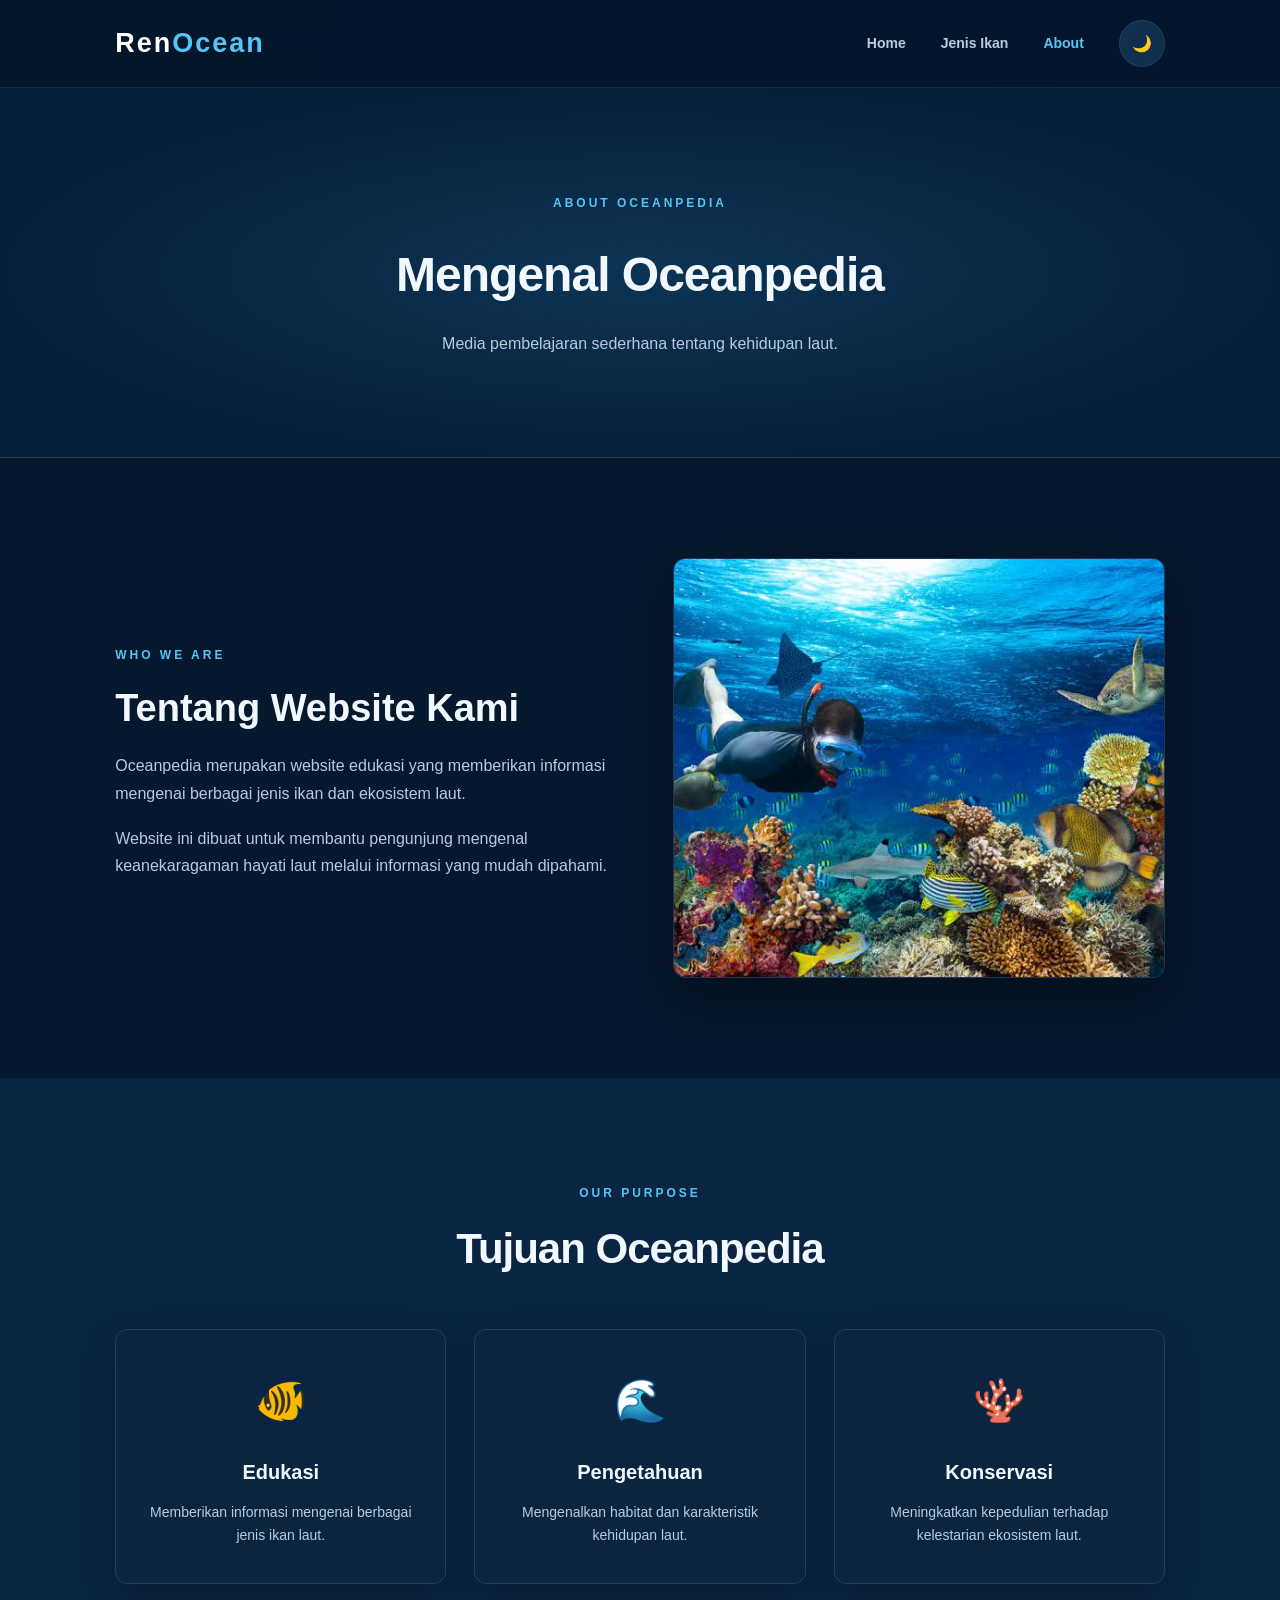
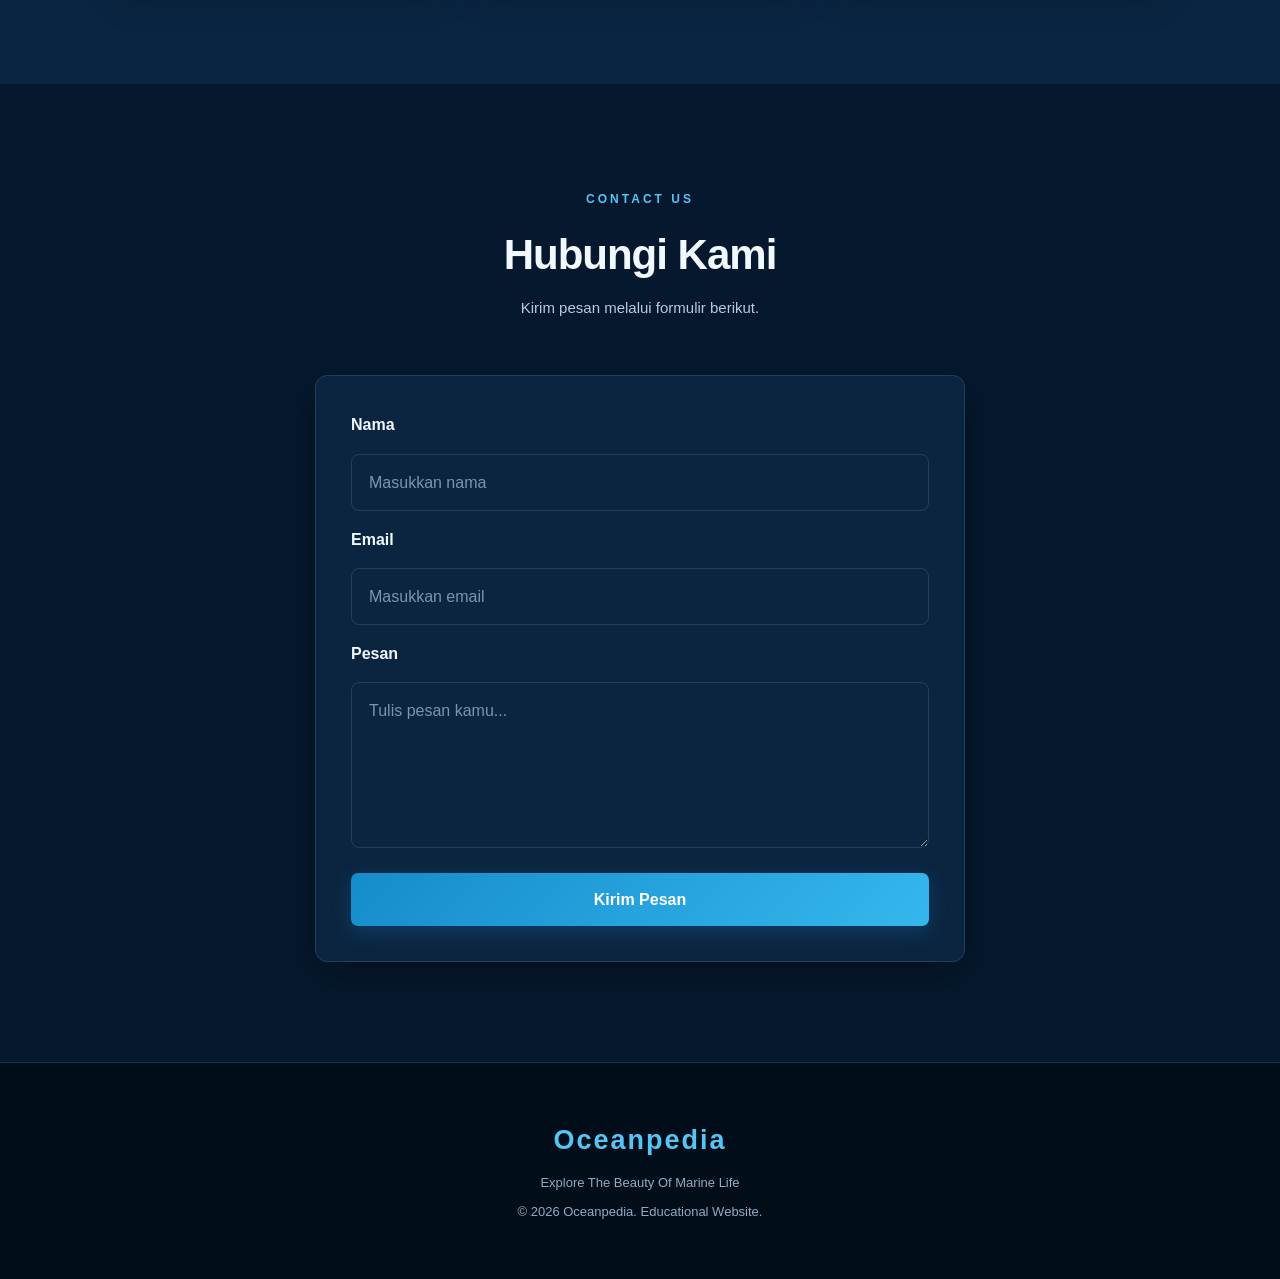
<file: about.html>
<!DOCTYPE html>
<html lang="id">
<head>
    <meta charset="UTF-8">
    <meta name="viewport" content="width=device-width, initial-scale=1.0">
    <title>About | Oceanpedia</title>
    <link rel="stylesheet" href="style.css">
</head>
<body>

<header class="navbar">
    <a href="index.html" class="logo">Ren<span>Ocean</span></a>

    <button class="menu-toggle" id="menuToggle">☰</button>

    <nav id="navMenu">
        <a href="index.html">Home</a>
        <a href="marine-life.html">Jenis Ikan</a>
        <a href="about.html" class="active">About</a>
        <button id="themeToggle" class="theme-btn">🌙</button>
    </nav>
</header>

<main>
    <section class="page-banner">
        <span class="eyebrow">ABOUT OCEANPEDIA</span>
        <h1>Mengenal Oceanpedia</h1>
        <p>Media pembelajaran sederhana tentang kehidupan laut.</p>
    </section>

    <section class="section about-section">
        <div class="about-grid">
            <div>
                <span class="eyebrow">WHO WE ARE</span>
                <h2>Tentang Website Kami</h2>
                <p>
                    Oceanpedia merupakan website edukasi yang
                    memberikan informasi mengenai berbagai
                    jenis ikan dan ekosistem laut.
                </p>
                <p>
                    Website ini dibuat untuk membantu pengunjung
                    mengenal keanekaragaman hayati laut melalui
                    informasi yang mudah dipahami.
                </p>
            </div>

            <img src="coral.jfif"
                 alt="Keindahan ekosistem laut">
        </div>
    </section>

    <section class="section benefits">
        <div class="section-heading">
            <span class="eyebrow">OUR PURPOSE</span>
            <h2>Tujuan Oceanpedia</h2>
        </div>

        <div class="card-grid">
            <div class="info-card">
                <div class="info-icon">🐠</div>
                <h3>Edukasi</h3>
                <p>Memberikan informasi mengenai berbagai jenis ikan laut.</p>
            </div>

            <div class="info-card">
                <div class="info-icon">🌊</div>
                <h3>Pengetahuan</h3>
                <p>Mengenalkan habitat dan karakteristik kehidupan laut.</p>
            </div>

            <div class="info-card">
                <div class="info-icon">🪸</div>
                <h3>Konservasi</h3>
                <p>Meningkatkan kepedulian terhadap kelestarian ekosistem laut.</p>
            </div>
        </div>
    </section>

    <section class="section contact-section">
        <div class="section-heading">
            <span class="eyebrow">CONTACT US</span>
            <h2>Hubungi Kami</h2>
            <p>Kirim pesan melalui formulir berikut.</p>
        </div>

        <form id="contactForm" class="contact-form">
            <label for="contactName">Nama</label>
            <input type="text" id="contactName"
                   placeholder="Masukkan nama" required>

            <label for="contactEmail">Email</label>
            <input type="email" id="contactEmail"
                   placeholder="Masukkan email" required>

            <label for="contactMessage">Pesan</label>
            <textarea id="contactMessage"
                      placeholder="Tulis pesan kamu..."
                      rows="5" required></textarea>

            <button type="submit" class="btn-primary">
                Kirim Pesan
            </button>
        </form>
    </section>
</main>

<footer class="footer">
    <h3>Oceanpedia</h3>
    <p>Explore The Beauty Of Marine Life</p>
    <p>© 2026 Oceanpedia. Educational Website.</p>
</footer>

<script src="main.js"></script>
</body>
</html>
</file>
<file: style.css>
/* ==========================================
   OCEAN WEBSITE - LUXURY DEEP SEA
   Modern Underwater Explorer Design
========================================== */

:root {
    --primary: #168CCB;
    --secondary: #55C5F5;
    --light: #102E4D;
    --white: #FFFFFF;
    --dark: #F1F8FF;
    --text: #B6CBE0;
    --accent: #FFD18A;

    --background: #06182D;
    --card: #0B2541;
    --border: #1C405F;

    --shadow: 0 12px 35px rgba(0, 0, 0, 0.25);
}

body.dark-mode {
    --primary: #168CCB;
    --secondary: #55C5F5;
    --light: #091D34;
    --white: #061426;
    --dark: #F1F8FF;
    --text: #A8C1D9;

    --background: #031020;
    --card: #071C32;
    --border: #173550;

    --shadow: 0 12px 35px rgba(0, 0, 0, 0.4);
}

/* RESET */

* {
    margin: 0;
    padding: 0;
    box-sizing: border-box;
}

html {
    scroll-behavior: smooth;
}

body {
    font-family: Arial, sans-serif;
    background:
        radial-gradient(
            circle at 80% 10%,
            rgba(20, 100, 160, 0.12),
            transparent 35%
        ),
        var(--background);

    color: var(--text);
    line-height: 1.7;
    transition: 0.3s;
}

a {
    text-decoration: none;
}

img {
    max-width: 100%;
    display: block;
}

button,
input,
textarea,
select {
    font: inherit;
}

/* ==========================================
   NAVBAR
========================================== */

.navbar {
    width: 100%;
    padding: 20px 9%;
    background: rgba(5, 23, 43, 0.94);

    display: flex;
    justify-content: space-between;
    align-items: center;

    position: sticky;
    top: 0;
    z-index: 100;

    border-bottom: 1px solid rgba(100, 190, 240, 0.12);
    backdrop-filter: blur(15px);
}

.logo {
    font-size: 27px;
    font-weight: 800;
    letter-spacing: 2px;
    color: white;
}

.logo span {
    color: var(--secondary);
}

.navbar nav {
    display: flex;
    align-items: center;
    gap: 35px;
}

.navbar nav a {
    color: #B8CCDF;
    font-size: 14px;
    font-weight: 600;
    transition: 0.3s;
}

.navbar nav a:hover,
.navbar nav a.active {
    color: var(--secondary);
}

.theme-btn {
    border: 1px solid var(--border);
    background: var(--light);
    color: white;
    padding: 9px 12px;
    border-radius: 50%;
    cursor: pointer;
    transition: 0.3s;
}

.theme-btn:hover {
    background: var(--primary);
}

.menu-toggle {
    display: none;
    border: none;
    background: none;
    color: var(--secondary);
    font-size: 26px;
    cursor: pointer;
}

/* ==========================================
   HERO
========================================== */

.hero {
    min-height: 680px;

    display: flex;
    align-items: center;

    padding: 100px 10%;

    background:
        linear-gradient(
            90deg,
            rgba(2, 15, 31, 0.92),
            rgba(3, 25, 48, 0.65),
            rgba(3, 25, 48, 0.15)
        ),
        linear-gradient(
            0deg,
            #06182D 0%,
            transparent 35%
        ),
        url("../assets/images/coral-reef.jpg");

    background-size: cover;
    background-position: center;

    color: white;
    position: relative;
}

.hero-content {
    max-width: 720px;
    position: relative;
    z-index: 1;
}

.eyebrow {
    display: inline-block;
    color: var(--secondary);
    font-size: 12px;
    font-weight: bold;
    letter-spacing: 3px;
    margin-bottom: 20px;
    text-transform: uppercase;
}

.hero .eyebrow {
    color: #7BD8FF;
}

.hero h1 {
    font-size: clamp(42px, 6vw, 76px);
    line-height: 1.08;
    letter-spacing: -2px;
    margin-bottom: 25px;
    color: #FFFFFF;
}

.hero p {
    max-width: 550px;
    margin-bottom: 35px;
    color: #D1E6F5;
    font-size: 16px;
    line-height: 1.9;
}

/* ==========================================
   BUTTON
========================================== */

.btn-primary,
.btn-secondary,
.btn-light {
    display: inline-block;
    padding: 13px 26px;
    border-radius: 7px;
    border: none;
    cursor: pointer;
    font-weight: bold;
    transition: 0.3s;
}

.btn-primary {
    background: linear-gradient(
        135deg,
        #168CCB,
        #35B7ED
    );

    color: white;
    box-shadow: 0 6px 20px rgba(22, 140, 203, 0.25);
}

.btn-primary:hover {
    transform: translateY(-4px);
    box-shadow: 0 10px 25px rgba(22, 140, 203, 0.4);
}

.btn-secondary {
    background: #102E4D;
    color: #8DDCFF;
    border: 1px solid #24577A;
}

.btn-secondary:hover {
    background: #168CCB;
    color: white;
}

.btn-light {
    background: white;
    color: #0B4770;
}

.btn-light:hover {
    background: #BDEAFF;
}

/* ==========================================
   SECTION
========================================== */

.section {
    padding: 100px 9%;
}

.section-heading {
    text-align: center;
    max-width: 700px;
    margin: 0 auto 55px;
}

.section-heading h2 {
    color: var(--dark);
    font-size: clamp(28px, 4vw, 42px);
    line-height: 1.2;
    margin-bottom: 15px;
    letter-spacing: -1px;
}

.section-heading p {
    color: var(--text);
    font-size: 15px;
}

/* ==========================================
   INTRO
========================================== */

.intro-grid,
.about-grid {
    display: grid;
    grid-template-columns: 1fr 1fr;
    align-items: center;
    gap: 65px;
}

.intro-text h3 {
    color: var(--dark);
    font-size: 32px;
    line-height: 1.3;
    margin-bottom: 22px;
}

.intro-text p {
    margin-bottom: 18px;
    color: var(--text);
}

.intro-text .btn-secondary {
    margin-top: 15px;
}

.intro-image,
.about-grid img {
    width: 100%;
    height: 420px;
    object-fit: cover;
    border-radius: 12px;

    border: 1px solid rgba(100, 190, 240, 0.2);

    box-shadow:
        0 20px 50px rgba(0, 0, 0, 0.35);
}

/* ==========================================
   FEATURED AND CARD
========================================== */

.featured {
    background:
        linear-gradient(
            180deg,
            #0A2542,
            #06182D
        );
}

.card-grid {
    display: grid;
    grid-template-columns: repeat(3, 1fr);
    gap: 28px;
}

.fish-card,
.info-card {
    background: var(--card);
    border: 1px solid var(--border);
    border-radius: 12px;
    overflow: hidden;

    box-shadow: var(--shadow);
    transition: 0.35s;
}

.fish-card:hover,
.info-card:hover {
    transform: translateY(-8px);
    border-color: #318DBD;
    box-shadow: 0 18px 40px rgba(0, 0, 0, 0.35);
}

.fish-card img {
    width: 100%;
    height: 250px;
    object-fit: cover;
    transition: 0.5s;
}

.fish-card:hover img {
    transform: scale(1.04);
}

.fish-info {
    padding: 23px;
    position: relative;
}

.fish-category {
    display: inline-block;

    color: #82D9FF;
    background: rgba(22, 140, 203, 0.14);

    border: 1px solid rgba(85, 197, 245, 0.2);

    padding: 5px 12px;
    border-radius: 30px;

    font-size: 11px;
    font-weight: bold;
    letter-spacing: 0.5px;

    margin-bottom: 13px;
}

.fish-info h3 {
    color: var(--dark);
    font-size: 21px;
    margin-bottom: 5px;
}

.fish-info p {
    font-size: 13px;
    font-style: italic;
    color: #91ABC3;
}

.fish-info button {
    margin-top: 18px;
    margin-right: 5px;

    padding: 9px 14px;

    border: 1px solid #24577A;
    border-radius: 6px;

    background: #102E4D;
    color: #8DDCFF;

    cursor: pointer;
    font-weight: bold;
    font-size: 12px;

    transition: 0.3s;
}

.fish-info button:hover {
    background: #168CCB;
    border-color: #168CCB;
    color: white;
}

.center {
    text-align: center;
    margin-top: 45px;
}

/* ==========================================
   CONSERVATION
========================================== */

.conservation {
    padding: 100px 10%;

    background:
        linear-gradient(
            110deg,
            rgba(3, 17, 35, 0.95),
            rgba(9, 65, 104, 0.9)
        );

    border-top: 1px solid var(--border);
    border-bottom: 1px solid var(--border);

    color: white;
}

.conservation h2 {
    font-size: 38px;
    margin-bottom: 18px;
}

.conservation p {
    max-width: 650px;
    margin-bottom: 30px;
    color: #C2D9EA;
}

/* ==========================================
   PAGE BANNER
========================================== */

.page-banner {
    padding: 100px 8%;
    text-align: center;

    background:
        radial-gradient(
            ellipse at center,
            rgba(24, 115, 171, 0.25),
            transparent 70%
        ),
        #081F38;

    border-bottom: 1px solid var(--border);
}

.page-banner h1 {
    font-size: clamp(32px, 5vw, 48px);
    color: var(--dark);
    letter-spacing: -1px;
}

.page-banner p {
    max-width: 600px;
    margin: 15px auto 0;
    color: var(--text);
}

/* ==========================================
   CATALOG
========================================== */

.filter-area {
    display: grid;
    grid-template-columns: 2fr 1fr auto;
    gap: 15px;
    margin-bottom: 45px;
}

.filter-area input,
.filter-area select,
.contact-form input,
.contact-form textarea {
    width: 100%;
    padding: 14px 17px;

    border: 1px solid var(--border);
    border-radius: 8px;

    background: var(--card);
    color: var(--text);

    outline: none;
    transition: 0.3s;
}

.filter-area input::placeholder,
.contact-form input::placeholder,
.contact-form textarea::placeholder {
    color: #7895AE;
}

.filter-area input:focus,
.filter-area select:focus,
.contact-form input:focus,
.contact-form textarea:focus {
    border-color: var(--secondary);
    box-shadow: 0 0 0 3px rgba(85, 197, 245, 0.1);
}

.filter-area select option {
    background: #0B2541;
    color: white;
}

.empty-message {
    text-align: center;
    display: none;
    padding: 40px;
    color: var(--text);
}

/* ==========================================
   MODAL
========================================== */

.modal {
    position: fixed;
    inset: 0;

    background: rgba(0, 8, 22, 0.88);

    display: none;
    justify-content: center;
    align-items: center;

    padding: 20px;
    z-index: 200;

    backdrop-filter: blur(8px);
}

.modal.active {
    display: flex;
}

.modal-content {
    width: 100%;
    max-width: 680px;
    max-height: 90vh;

    overflow-y: auto;

    background: #0B2541;
    border: 1px solid #245477;
    border-radius: 14px;

    position: relative;

    box-shadow: 0 25px 70px rgba(0, 0, 0, 0.5);
}

.modal-content img {
    width: 100%;
    height: 310px;
    object-fit: cover;
}

.modal-info {
    padding: 30px;
}

.modal-info h2 {
    color: white;
    font-size: 28px;
    margin-bottom: 5px;
}

.scientific {
    font-style: italic;
    margin-bottom: 18px;
    color: #90AEC8;
}

.detail-item {
    margin-top: 18px;
    color: #B6CBE0;
}

.detail-item strong {
    color: #55C5F5;
}

.close-modal {
    position: absolute;
    right: 15px;
    top: 12px;

    border: none;
    background: #EAF6FF;
    color: #071B33;

    width: 38px;
    height: 38px;

    border-radius: 50%;
    font-size: 25px;
    cursor: pointer;

    transition: 0.3s;
}

.close-modal:hover {
    background: #55C5F5;
    transform: rotate(90deg);
}

/* ==========================================
   ABOUT
========================================== */

.about-section {
    background: var(--background);
}

.about-grid h2 {
    color: var(--dark);
    font-size: 38px;
    line-height: 1.25;
    margin-bottom: 20px;
}

.about-grid p {
    margin-bottom: 18px;
}

.benefits {
    background: #0A2542;
}

.info-card {
    padding: 35px 25px;
    text-align: center;
}

.info-icon {
    font-size: 42px;
    margin-bottom: 18px;
}

.info-card h3 {
    color: var(--dark);
    font-size: 20px;
    margin-bottom: 12px;
}

.info-card p {
    color: var(--text);
    font-size: 14px;
}

/* ==========================================
   CONTACT
========================================== */

.contact-form {
    max-width: 650px;
    margin: auto;

    background: var(--card);
    padding: 35px;

    border: 1px solid var(--border);
    border-radius: 12px;

    box-shadow: var(--shadow);

    display: flex;
    flex-direction: column;
    gap: 15px;
}

.contact-form label {
    font-weight: bold;
    color: var(--dark);
}

.contact-form textarea {
    resize: vertical;
    min-height: 130px;
}

.contact-form button {
    margin-top: 10px;
}

/* ==========================================
   FOOTER
========================================== */

.footer {
    text-align: center;
    padding: 55px 20px;

    background: #020D1A;
    color: white;

    border-top: 1px solid #183650;
}

.footer h3 {
    color: #55C5F5;
    font-size: 27px;
    letter-spacing: 2px;
    margin-bottom: 8px;
}

.footer p {
    font-size: 13px;
    margin-top: 7px;
    color: #91ABC3;
}

/* ==========================================
   RESPONSIVE TABLET
========================================== */

@media (max-width: 900px) {

    .card-grid {
        grid-template-columns: repeat(2, 1fr);
    }

    .intro-grid,
    .about-grid {
        gap: 30px;
    }

    .filter-area {
        grid-template-columns: 1fr 1fr;
    }

    .filter-area button {
        grid-column: span 2;
    }

    .navbar {
        padding: 18px 5%;
    }

}

/* ==========================================
   RESPONSIVE MOBILE
========================================== */

@media (max-width: 650px) {

    .navbar {
        padding: 16px 6%;
    }

    .logo {
        font-size: 23px;
    }

    .menu-toggle {
        display: block;
    }

    .navbar nav {
        display: none;

        position: absolute;
        top: 100%;
        left: 0;

        width: 100%;

        background: #071C32;

        padding: 25px;

        flex-direction: column;
        gap: 20px;

        border-bottom: 1px solid var(--border);
        box-shadow: var(--shadow);
    }

    .navbar nav.show {
        display: flex;
    }

    .hero {
        min-height: 550px;
        padding: 70px 7%;

        background-position: center;
    }

    .hero h1 {
        font-size: 43px;
    }

    .hero p {
        font-size: 14px;
    }

    .section {
        padding: 70px 6%;
    }

    .section-heading {
        margin-bottom: 35px;
    }

    .section-heading h2 {
        font-size: 29px;
    }

    .intro-grid,
    .about-grid {
        grid-template-columns: 1fr;
        gap: 30px;
    }

    .intro-text h3 {
        font-size: 27px;
    }

    .intro-image,
    .about-grid img {
        height: 280px;
    }

    .card-grid {
        grid-template-columns: 1fr;
        gap: 22px;
    }

    .fish-card img {
        height: 240px;
    }

    .filter-area {
        grid-template-columns: 1fr;
    }

    .filter-area button {
        grid-column: auto;
    }

    .page-banner {
        padding: 75px 6%;
    }

    .page-banner h1 {
        font-size: 32px;
    }

    .conservation {
        padding: 70px 7%;
    }

    .conservation h2 {
        font-size: 29px;
    }

    .modal-content img {
        height: 220px;
    }

    .modal-info {
        padding: 22px;
    }

    .contact-form {
        padding: 23px;
    }

    .footer {
        padding: 40px 15px;
    }
}
</file>
